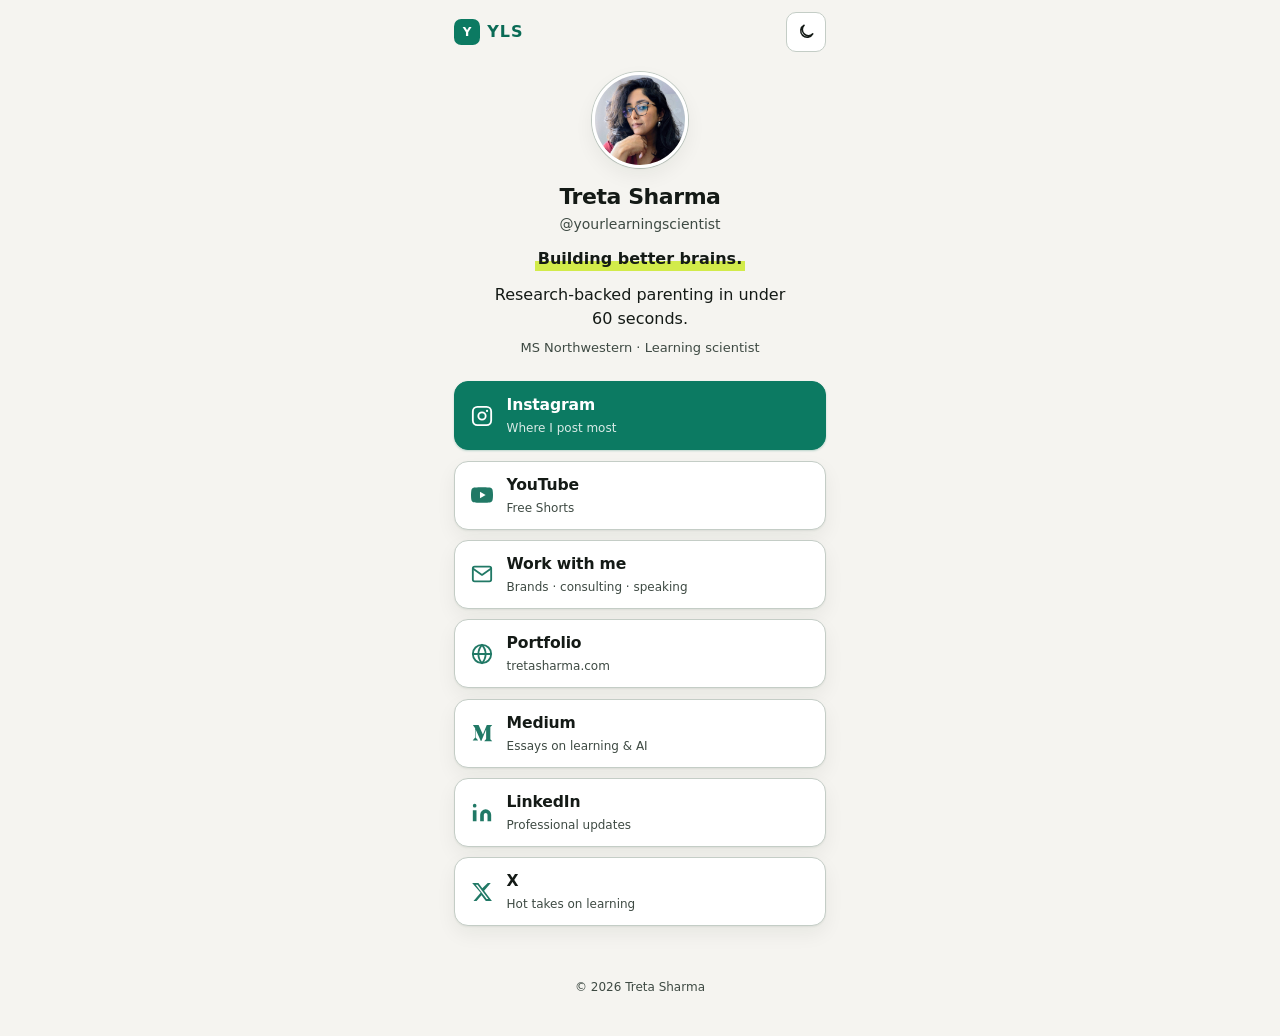
<file: index.html>
<!DOCTYPE html>
<html lang="en">
<head>
  <meta charset="UTF-8" />
  <meta name="viewport" content="width=device-width, initial-scale=1.0" />

  <!-- Primary SEO -->
  <title>Your Learning Scientist — Treta Sharma | Research-Backed Parenting</title>
  <meta name="description" content="Treta Sharma, MS Northwestern (Learning Sciences). Building better brains: research-backed parenting, early childhood learning, screens, and EdTech in short videos parents can use tonight." />
  <meta name="keywords" content="Your Learning Scientist, Treta Sharma, learning sciences, parenting research, early childhood development, screen time, EdTech, Northwestern, cognitive science, educational psychology" />
  <meta name="author" content="Treta Sharma" />
  <meta name="creator" content="Treta Sharma" />
  <meta name="publisher" content="Your Learning Scientist" />
  <meta name="robots" content="index, follow, max-image-preview:large, max-snippet:-1, max-video-preview:-1" />
  <meta name="googlebot" content="index, follow" />
  <meta name="bingbot" content="index, follow" />
  <link rel="canonical" href="https://yourlearningscientist.com/" />

  <!-- Language / geo -->
  <meta name="language" content="English" />
  <meta http-equiv="content-language" content="en" />
  <meta name="geo.region" content="US-CA" />
  <meta name="geo.placename" content="Mountain View" />

  <!-- Open Graph -->
  <meta property="og:type" content="website" />
  <meta property="og:site_name" content="Your Learning Scientist" />
  <meta property="og:locale" content="en_US" />
  <meta property="og:url" content="https://yourlearningscientist.com/" />
  <meta property="og:title" content="Your Learning Scientist — Treta Sharma" />
  <meta property="og:description" content="Building better brains. I speak research. Research-backed parenting in under 60 seconds — daily tips on Instagram from Northwestern MS Treta Sharma." />
  <meta property="og:image" content="https://yourlearningscientist.com/assets/images/og-image.jpg" />
  <meta property="og:image:secure_url" content="https://yourlearningscientist.com/assets/images/og-image.jpg" />
  <meta property="og:image:type" content="image/jpeg" />
  <meta property="og:image:width" content="1200" />
  <meta property="og:image:height" content="630" />
  <meta property="og:image:alt" content="Treta Sharma — Your Learning Scientist. Building better brains. Research-backed parenting in under 60 seconds. Follow on Instagram." />

  <!-- Twitter / X -->
  <meta name="twitter:card" content="summary_large_image" />
  <meta name="twitter:title" content="Your Learning Scientist — Treta Sharma" />
  <meta name="twitter:description" content="Building better brains. Research-backed parenting in under 60 seconds. Follow on Instagram — Treta Sharma, MS Northwestern." />
  <meta name="twitter:image" content="https://yourlearningscientist.com/assets/images/og-image.jpg" />
  <meta name="twitter:image:alt" content="Treta Sharma — Your Learning Scientist. Building better brains. Research-backed parenting in under 60 seconds. Follow on Instagram." />
  <meta name="twitter:url" content="https://yourlearningscientist.com/" />

  <!-- App / mobile -->
  <meta name="application-name" content="Your Learning Scientist" />
  <meta name="apple-mobile-web-app-title" content="YLS" />
  <meta name="apple-mobile-web-app-capable" content="yes" />
  <meta name="apple-mobile-web-app-status-bar-style" content="default" />
  <meta name="mobile-web-app-capable" content="yes" />
  <meta name="format-detection" content="telephone=no" />
  <meta name="theme-color" content="#0C7A62" media="(prefers-color-scheme: light)" />
  <meta name="theme-color" content="#0B100E" media="(prefers-color-scheme: dark)" />
  <meta name="color-scheme" content="light dark" />

  <!-- Icons & manifest -->
  <link rel="icon" type="image/png" sizes="32x32" href="assets/images/favicon.png" />
  <link rel="icon" type="image/png" sizes="192x192" href="assets/images/icon-192.png" />
  <link rel="icon" type="image/png" sizes="512x512" href="assets/images/icon-512.png" />
  <link rel="apple-touch-icon" sizes="180x180" href="assets/images/apple-touch-icon.png" />
  <link rel="manifest" href="site.webmanifest" />

  <!-- Social / same-as discovery -->
  <link rel="me" href="https://www.youtube.com/@YourLearningScientist" />
  <link rel="me" href="https://www.instagram.com/yourlearningscientist" />
  <link rel="me" href="https://www.linkedin.com/in/tretasharma" />
  <link rel="me" href="https://tretasharma.com" />

  <!-- Performance -->
  <link rel="preconnect" href="https://api.fontshare.com" crossorigin />
  <link rel="dns-prefetch" href="https://www.instagram.com" />
  <link rel="dns-prefetch" href="https://www.youtube.com" />
  <link href="https://api.fontshare.com/v2/css?f[]=satoshi@500,600,700&display=swap" rel="stylesheet" />
  <link rel="stylesheet" href="assets/css/style.css" />

  <!-- Structured data: Person + WebSite + ProfilePage -->
  <script type="application/ld+json">
  {
    "@context": "https://schema.org",
    "@graph": [
      {
        "@type": "WebSite",
        "@id": "https://yourlearningscientist.com/#website",
        "url": "https://yourlearningscientist.com/",
        "name": "Your Learning Scientist",
        "description": "Research-backed parenting and early childhood learning from Treta Sharma, MS Northwestern.",
        "inLanguage": "en",
        "publisher": { "@id": "https://yourlearningscientist.com/#person" }
      },
      {
        "@type": "ProfilePage",
        "@id": "https://yourlearningscientist.com/#profilepage",
        "url": "https://yourlearningscientist.com/",
        "name": "Your Learning Scientist — Treta Sharma",
        "isPartOf": { "@id": "https://yourlearningscientist.com/#website" },
        "about": { "@id": "https://yourlearningscientist.com/#person" },
        "mainEntity": { "@id": "https://yourlearningscientist.com/#person" },
        "inLanguage": "en"
      },
      {
        "@type": "Person",
        "@id": "https://yourlearningscientist.com/#person",
        "name": "Treta Sharma",
        "alternateName": ["Your Learning Scientist", "YLS"],
        "url": "https://yourlearningscientist.com/",
        "image": {
          "@type": "ImageObject",
          "url": "https://yourlearningscientist.com/assets/images/channel-avatar.jpg",
          "width": 1200,
          "height": 1200
        },
        "jobTitle": "Learning Scientist",
        "description": "Learning scientist and content creator translating child-development and learning research into practical short videos for parents and educators.",
        "email": "mailto:yourlearningscientist@gmail.com",
        "alumniOf": {
          "@type": "CollegeOrUniversity",
          "name": "Northwestern University",
          "url": "https://www.northwestern.edu/"
        },
        "knowsAbout": [
          "Learning sciences",
          "Early childhood development",
          "Educational technology",
          "Parenting research",
          "Cognitive science",
          "Curriculum design",
          "AI in education"
        ],
        "address": {
          "@type": "PostalAddress",
          "addressLocality": "Mountain View",
          "addressRegion": "CA",
          "addressCountry": "US"
        },
        "sameAs": [
          "https://www.youtube.com/@YourLearningScientist",
          "https://www.youtube.com/channel/UCn2O02ZcnIawo90tQ_4sw7g",
          "https://www.instagram.com/yourlearningscientist",
          "https://www.linkedin.com/in/tretasharma",
          "https://medium.com/@tretasharma",
          "https://x.com/SharmaTreta",
          "https://tretasharma.com"
        ],
        "worksFor": {
          "@type": "Organization",
          "name": "Your Learning Scientist",
          "url": "https://yourlearningscientist.com/"
        }
      }
    ]
  }
  </script>

  <!-- Apply saved / system theme before paint to avoid flash -->
  <script>
    (function () {
      try {
        var saved = localStorage.getItem('yls-theme');
        var theme = saved === 'light' || saved === 'dark'
          ? saved
          : (window.matchMedia('(prefers-color-scheme: dark)').matches ? 'dark' : 'light');
        document.documentElement.setAttribute('data-theme', theme);
      } catch (e) {}
    })();
  </script>
</head>
<body>
  <a class="skip-link" href="#main">Skip to content</a>

  <header class="topbar">
    <a class="logo" href="#top" aria-label="Your Learning Scientist home">
      <span class="logo-badge" aria-hidden="true">Y</span>
      <span class="logo-word">YLS</span>
    </a>
    <button
      type="button"
      class="theme-toggle"
      id="theme-toggle"
      aria-label="Toggle light / dark mode"
      title="Toggle light / dark"
    >
      <svg class="icon-moon" viewBox="0 0 24 24" fill="none" stroke="currentColor" stroke-width="2" stroke-linecap="round" stroke-linejoin="round" aria-hidden="true">
        <path d="M21 14.5A8.5 8.5 0 1 1 9.5 3a7 7 0 0 0 11.5 11.5z"/>
      </svg>
      <svg class="icon-sun" viewBox="0 0 24 24" fill="none" stroke="currentColor" stroke-width="2" stroke-linecap="round" stroke-linejoin="round" aria-hidden="true">
        <circle cx="12" cy="12" r="4"/>
        <path d="M12 2v2M12 20v2M4.93 4.93l1.41 1.41M17.66 17.66l1.41 1.41M2 12h2M20 12h2M4.93 19.07l1.41-1.41M17.66 6.34l1.41-1.41"/>
      </svg>
    </button>
  </header>

  <main id="main" class="shell">

    <section id="top" class="bio" aria-label="Your Learning Scientist">
      <img
        class="avatar"
        src="assets/images/channel-avatar.jpg"
        alt="Treta Sharma"
        width="96"
        height="96"
        loading="eager"
        decoding="async"
      />

      <h1 class="name">Treta Sharma</h1>
      <p class="handle">@yourlearningscientist</p>
      <p class="tagline">
        <span class="mark">Building better brains.</span>
        <span class="tagline-sub">Research-backed parenting in under 60 seconds.</span>
      </p>
      <p class="creds">MS Northwestern · Learning scientist</p>

      <nav class="links" aria-label="Links">
        <a
          class="link link-primary"
          href="https://www.instagram.com/yourlearningscientist"
          target="_blank"
          rel="noopener"
        >
          <svg class="link-icon" viewBox="0 0 24 24" width="20" height="20" aria-hidden="true" fill="none" stroke="currentColor" stroke-width="2" stroke-linecap="round" stroke-linejoin="round">
            <rect x="2" y="2" width="20" height="20" rx="5"/>
            <circle cx="12" cy="12" r="4"/>
            <circle cx="17.5" cy="6.5" r="1.2" fill="currentColor" stroke="none"/>
          </svg>
          <span class="link-text">
            <span class="link-label">Instagram</span>
            <span class="link-hint">Where I post most</span>
          </span>
        </a>

        <a
          class="link"
          href="https://www.youtube.com/@YourLearningScientist"
          target="_blank"
          rel="noopener"
        >
          <svg class="link-icon" viewBox="0 0 24 24" width="20" height="20" aria-hidden="true" fill="currentColor">
            <path d="M23.5 6.2a3 3 0 0 0-2.1-2.1C19.5 3.5 12 3.5 12 3.5s-7.5 0-9.4.6A3 3 0 0 0 .5 6.2 31.5 31.5 0 0 0 0 12a31.5 31.5 0 0 0 .5 5.8 3 3 0 0 0 2.1 2.1c1.9.6 9.4.6 9.4.6s7.5 0 9.4-.6a3 3 0 0 0 2.1-2.1A31.5 31.5 0 0 0 24 12a31.5 31.5 0 0 0-.5-5.8zM9.8 15.5v-7l6.2 3.5-6.2 3.5z"/>
          </svg>
          <span class="link-text">
            <span class="link-label">YouTube</span>
            <span class="link-hint">Free Shorts</span>
          </span>
        </a>

        <a
          class="link"
          href="mailto:yourlearningscientist@gmail.com?subject=Brand%20or%20partnership%20enquiry"
        >
          <svg class="link-icon" viewBox="0 0 24 24" width="20" height="20" aria-hidden="true" fill="none" stroke="currentColor" stroke-width="2" stroke-linecap="round" stroke-linejoin="round">
            <path d="M4 4h16c1.1 0 2 .9 2 2v12c0 1.1-.9 2-2 2H4c-1.1 0-2-.9-2-2V6c0-1.1.9-2 2-2z"/>
            <path d="M22 6l-10 7L2 6"/>
          </svg>
          <span class="link-text">
            <span class="link-label">Work with me</span>
            <span class="link-hint">Brands · consulting · speaking</span>
          </span>
        </a>

        <a
          class="link"
          href="https://tretasharma.com"
          target="_blank"
          rel="noopener"
        >
          <svg class="link-icon" viewBox="0 0 24 24" width="20" height="20" aria-hidden="true" fill="none" stroke="currentColor" stroke-width="2" stroke-linecap="round" stroke-linejoin="round">
            <circle cx="12" cy="12" r="10"/>
            <path d="M2 12h20"/>
            <path d="M12 2a15.3 15.3 0 0 1 4 10 15.3 15.3 0 0 1-4 10 15.3 15.3 0 0 1-4-10 15.3 15.3 0 0 1 4-10z"/>
          </svg>
          <span class="link-text">
            <span class="link-label">Portfolio</span>
            <span class="link-hint">tretasharma.com</span>
          </span>
        </a>

        <a
          class="link"
          href="https://medium.com/@tretasharma"
          target="_blank"
          rel="noopener"
        >
          <svg class="link-icon" viewBox="0 0 24 24" width="20" height="20" aria-hidden="true" fill="currentColor">
            <path d="M4.1 6.5c.1-.4 0-.7-.3-.9L2.2 3.6v-.3h6.1l4.7 10.4L17.2 3.3h5.8v.3l-1.7 1.6c-.1.1-.2.3-.2.5v12.8c0 .2.1.4.2.5l1.7 1.6v.3h-8.4v-.3l1.7-1.7c.2-.2.2-.2.2-.5V8.1L11.3 20.7h-.6L5.1 8.1v8.4c0 .3.1.7.4 1l2.1 2.5v.3H2v-.3l2.1-2.5c.3-.3.4-.7.4-1V6.5z"/>
          </svg>
          <span class="link-text">
            <span class="link-label">Medium</span>
            <span class="link-hint">Essays on learning &amp; AI</span>
          </span>
        </a>

        <a
          class="link"
          href="https://www.linkedin.com/in/tretasharma"
          target="_blank"
          rel="noopener"
        >
          <svg class="link-icon" viewBox="0 0 24 24" width="20" height="20" aria-hidden="true" fill="currentColor">
            <path d="M16 8a6 6 0 0 1 6 6v7h-4v-7a2 2 0 0 0-4 0v7h-4v-7a6 6 0 0 1 6-6zM2 9h4v12H2zM4 2a2 2 0 1 1 0 4 2 2 0 0 1 0-4z"/>
          </svg>
          <span class="link-text">
            <span class="link-label">LinkedIn</span>
            <span class="link-hint">Professional updates</span>
          </span>
        </a>

        <a
          class="link"
          href="https://x.com/SharmaTreta"
          target="_blank"
          rel="noopener"
        >
          <svg class="link-icon" viewBox="0 0 24 24" width="18" height="18" aria-hidden="true" fill="currentColor">
            <path d="M18.244 2.25h3.308l-7.227 8.26 8.502 11.24H16.17l-4.714-6.231-5.401 6.231H2.744l7.725-8.835L1.254 2.25H8.08l4.253 5.622L18.244 2.25zm-1.161 17.52h1.833L7.084 4.126H5.117L17.083 19.77z"/>
          </svg>
          <span class="link-text">
            <span class="link-label">X</span>
            <span class="link-hint">Hot takes on learning</span>
          </span>
        </a>
      </nav>
    </section>

    <footer class="footer">
      <p>© 2026 Treta Sharma</p>
    </footer>

  </main>

  <script src="assets/js/app.js"></script>
</body>
</html>
</file>
<file: assets/css/style.css>
/* ==========================================================
   Your Learning Scientist — minimal link-in-bio
   Teal + citron · light/dark · Satoshi
   ========================================================== */

:root,
[data-theme="light"] {
  color-scheme: light;
  --paper: #F5F4F0;
  --surface: #FFFFFF;
  --surface-2: #E7EBE6;
  --ink: #141A16;
  --muted: #3E4A43;
  --brand: #0A6B56;
  --brand-fill: #0C7A62;
  --signal: #0D8A6E;
  --mark: #D2EB4A;
  --mark-ink: #1A2808;
  --rule: #C4CDC6;
  --shadow: 0 1px 2px rgba(20, 26, 22, 0.06), 0 8px 20px rgba(20, 26, 22, 0.06);
}

[data-theme="dark"] {
  color-scheme: dark;
  --paper: #0B100E;
  --surface: #151C19;
  --surface-2: #1C2621;
  --ink: #F0F5F2;
  --muted: #A8B8B0;
  --brand: #5ED9B8;
  --brand-fill: #14967A;
  --signal: #6EE7C5;
  --mark: #D2EB4A;
  --mark-ink: #152008;
  --rule: #2A3630;
  --shadow: 0 1px 2px rgba(0, 0, 0, 0.35), 0 10px 24px rgba(0, 0, 0, 0.3);
}

@media (prefers-color-scheme: dark) {
  :root:not([data-theme="light"]) {
    color-scheme: dark;
    --paper: #0B100E;
    --surface: #151C19;
    --surface-2: #1C2621;
    --ink: #F0F5F2;
    --muted: #A8B8B0;
    --brand: #5ED9B8;
    --brand-fill: #14967A;
    --signal: #6EE7C5;
    --mark: #D2EB4A;
    --mark-ink: #152008;
    --rule: #2A3630;
    --shadow: 0 1px 2px rgba(0, 0, 0, 0.35), 0 10px 24px rgba(0, 0, 0, 0.3);
  }
}

:root {
  --font: 'Satoshi', system-ui, -apple-system, sans-serif;
  --shell: 420px;
  --gutter: 1.25rem;
  --radius: 14px;
}

*, *::before, *::after { box-sizing: border-box; }
* { margin: 0; padding: 0; }

html {
  -webkit-text-size-adjust: 100%;
}

body {
  font-family: var(--font);
  font-size: 16px;
  line-height: 1.5;
  color: var(--ink);
  background: var(--paper);
  min-height: 100vh;
  -webkit-font-smoothing: antialiased;
  transition: background-color 0.2s ease, color 0.2s ease;
}

img { display: block; max-width: 100%; }
a { color: inherit; text-decoration: none; }
button { font: inherit; color: inherit; background: none; border: 0; cursor: pointer; }

::selection {
  background: var(--mark);
  color: var(--mark-ink);
}

:focus-visible {
  outline: 2px solid var(--signal);
  outline-offset: 3px;
}

.skip-link {
  position: absolute;
  left: -9999px;
  top: 0;
  z-index: 100;
  padding: 0.5rem 1rem;
  background: var(--brand-fill);
  color: #fff;
  border-radius: 8px;
  font-weight: 600;
}
.skip-link:focus { left: 1rem; top: 1rem; }

/* Top bar */
.topbar {
  max-width: var(--shell);
  margin: 0 auto;
  padding: 0.75rem var(--gutter);
  display: flex;
  align-items: center;
  justify-content: space-between;
}

.logo {
  display: inline-flex;
  align-items: center;
  gap: 0.45rem;
  font-weight: 700;
  color: var(--brand);
}
.logo-badge {
  display: inline-grid;
  place-items: center;
  width: 1.625rem;
  height: 1.625rem;
  border-radius: 0.45rem;
  background: var(--brand-fill);
  color: #fff;
  font-size: 0.75rem;
  font-weight: 700;
}
.logo-word {
  font-size: 1rem;
  letter-spacing: 0.06em;
}

.theme-toggle {
  display: inline-flex;
  align-items: center;
  justify-content: center;
  width: 40px;
  height: 40px;
  border-radius: 10px;
  border: 1.5px solid var(--rule);
  background: var(--surface);
  color: var(--ink);
  transition: border-color 0.15s ease, color 0.15s ease;
}
.theme-toggle:hover {
  border-color: var(--brand);
  color: var(--brand);
}
.theme-toggle svg {
  width: 18px;
  height: 18px;
  display: block;
}
.theme-toggle .icon-sun { display: none; }
.theme-toggle .icon-moon { display: block; }
[data-theme="dark"] .theme-toggle .icon-sun { display: block; }
[data-theme="dark"] .theme-toggle .icon-moon { display: none; }
@media (prefers-color-scheme: dark) {
  :root:not([data-theme="light"]) .theme-toggle .icon-sun { display: block; }
  :root:not([data-theme="light"]) .theme-toggle .icon-moon { display: none; }
}
[data-theme="light"] .theme-toggle .icon-sun { display: none; }
[data-theme="light"] .theme-toggle .icon-moon { display: block; }

/* Shell */
.shell {
  max-width: var(--shell);
  margin: 0 auto;
  padding: 0.5rem var(--gutter) 2.5rem;
}

/* Bio header */
.bio {
  text-align: center;
}

.avatar {
  width: 96px;
  height: 96px;
  margin: 0 auto 1rem;
  border-radius: 50%;
  object-fit: cover;
  border: 3px solid var(--surface);
  box-shadow: var(--shadow), 0 0 0 1px var(--rule);
}

.name {
  font-size: 1.375rem;
  font-weight: 700;
  letter-spacing: -0.02em;
  line-height: 1.2;
  margin-bottom: 0.2rem;
}

.handle {
  font-size: 0.875rem;
  font-weight: 500;
  color: var(--muted);
  margin-bottom: 0.75rem;
}

.tagline {
  font-size: 1rem;
  font-weight: 600;
  line-height: 1.4;
  max-width: 28ch;
  margin: 0 auto 0.5rem;
  color: var(--ink);
}
.tagline .mark {
  display: inline-block;
  margin-bottom: 0.55rem;
  padding: 0.12em 0.2em 0.08em;
}
.tagline-sub {
  display: block;
  margin-top: 0.15rem;
  font-weight: 500;
  color: var(--ink);
  line-height: 1.45;
}

.mark {
  display: inline;
  box-decoration-break: clone;
  -webkit-box-decoration-break: clone;
  background-image: linear-gradient(
    transparent 58%,
    var(--mark) 58%,
    var(--mark) 96%,
    transparent 96%
  );
  padding: 0 0.08em;
}

[data-theme="dark"] .mark {
  background-image: linear-gradient(
    transparent 86%,
    var(--mark) 86%,
    var(--mark) 100%,
    transparent 100%
  );
}
@media (prefers-color-scheme: dark) {
  :root:not([data-theme="light"]) .mark {
    background-image: linear-gradient(
      transparent 86%,
      var(--mark) 86%,
      var(--mark) 100%,
      transparent 100%
    );
  }
}
[data-theme="light"] .mark {
  background-image: linear-gradient(
    transparent 58%,
    var(--mark) 58%,
    var(--mark) 96%,
    transparent 96%
  );
}

.creds {
  font-size: 0.8125rem;
  font-weight: 500;
  color: var(--muted);
  margin-bottom: 1.5rem;
}

/* Link stack */
.links {
  display: flex;
  flex-direction: column;
  gap: 0.65rem;
}

.link {
  display: flex;
  flex-direction: row;
  align-items: center;
  gap: 0.85rem;
  min-height: 56px;
  padding: 0.75rem 1rem;
  background: var(--surface);
  border: 1.5px solid var(--rule);
  border-radius: var(--radius);
  box-shadow: var(--shadow);
  text-align: left;
  transition: border-color 0.15s ease, transform 0.15s ease, box-shadow 0.15s ease;
}
.link:hover {
  border-color: var(--brand);
  transform: translateY(-1px);
}
.link:active {
  transform: translateY(0);
}

/* Flat mono icons: white on primary, brand ink on secondary */
.link-icon {
  flex-shrink: 0;
  width: 22px;
  height: 22px;
  color: var(--brand);
  opacity: 0.9;
}
.link-text {
  display: flex;
  flex-direction: column;
  gap: 0.1rem;
  min-width: 0;
}

.link-primary {
  background: var(--brand-fill);
  border-color: var(--brand-fill);
  color: #fff;
  box-shadow: 0 1px 2px rgba(12, 122, 98, 0.25);
}
.link-primary:hover {
  border-color: var(--brand-fill);
  filter: brightness(1.06);
}
.link-primary .link-icon {
  color: #fff;
  opacity: 1;
}
.link-primary .link-hint {
  color: rgba(255, 255, 255, 0.85);
}

.link-label {
  font-size: 0.975rem;
  font-weight: 700;
  letter-spacing: -0.01em;
}

.link-hint {
  font-size: 0.75rem;
  font-weight: 500;
  color: var(--muted);
}

/* Footer */
.footer {
  margin-top: 2rem;
  padding-top: 1.25rem;
  text-align: center;
  font-size: 0.75rem;
  color: var(--muted);
}

@media (prefers-reduced-motion: reduce) {
  body { transition: none; }
  .link { transition: none; }
  .link:hover { transform: none; }
}

@media (min-width: 480px) {
  :root { --gutter: 1.5rem; }
}
</file>
